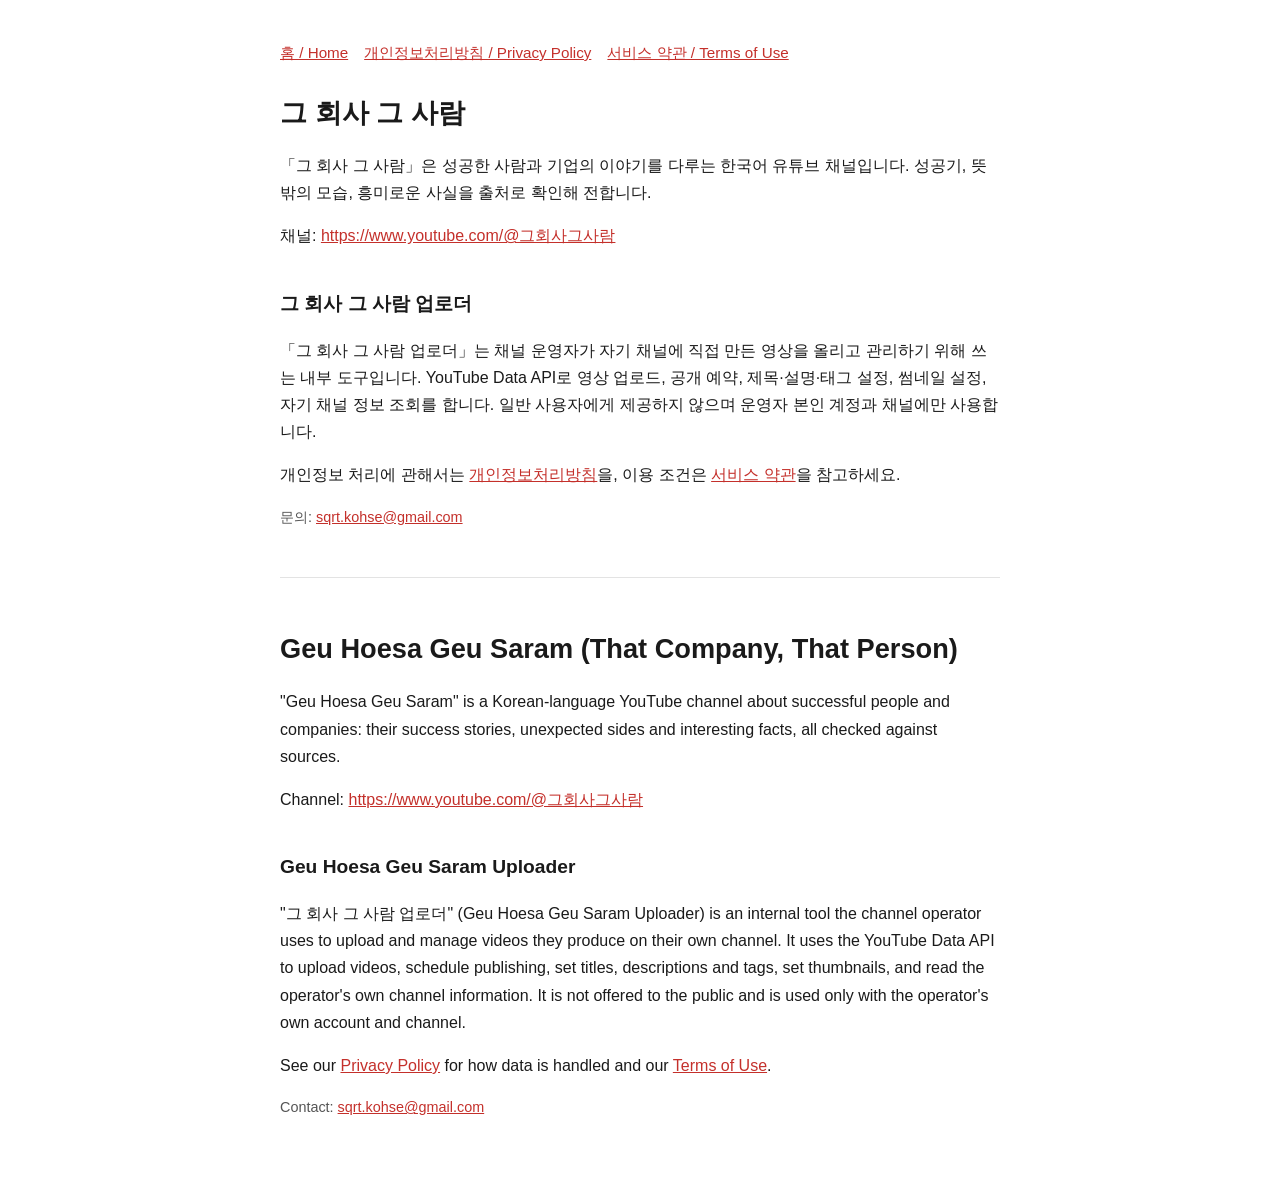
<file: index.html>
<!doctype html>
<html lang="ko">
<head>
<meta charset="utf-8"><meta name="viewport" content="width=device-width,initial-scale=1">
<title>그 회사 그 사람</title>
<meta name="description" content="성공한 사람과 기업의 이야기를 다루는 한국어 유튜브 채널 「그 회사 그 사람」과 그 업로드 도구 소개">
<link rel="stylesheet" href="style.css">
</head>
<body><main>
<nav><a href="./">홈 / Home</a><a href="privacy.html">개인정보처리방침 / Privacy Policy</a><a href="terms.html">서비스 약관 / Terms of Use</a></nav>

<h1>그 회사 그 사람</h1>
<p>「그 회사 그 사람」은 성공한 사람과 기업의 이야기를 다루는 한국어 유튜브 채널입니다. 성공기, 뜻밖의 모습, 흥미로운 사실을 출처로 확인해 전합니다.</p>
<p>채널: <a href="https://www.youtube.com/@그회사그사람">https://www.youtube.com/@그회사그사람</a></p>

<h2>그 회사 그 사람 업로더</h2>
<p>「그 회사 그 사람 업로더」는 채널 운영자가 자기 채널에 직접 만든 영상을 올리고 관리하기 위해 쓰는 내부 도구입니다. YouTube Data API로 영상 업로드, 공개 예약, 제목·설명·태그 설정, 썸네일 설정, 자기 채널 정보 조회를 합니다. 일반 사용자에게 제공하지 않으며 운영자 본인 계정과 채널에만 사용합니다.</p>
<p>개인정보 처리에 관해서는 <a href="privacy.html">개인정보처리방침</a>을, 이용 조건은 <a href="terms.html">서비스 약관</a>을 참고하세요.</p>
<p class="muted">문의: <a href="mailto:sqrt.kohse@gmail.com">sqrt.kohse@gmail.com</a></p>

<hr>

<h1 lang="en">Geu Hoesa Geu Saram (That Company, That Person)</h1>
<p lang="en">"Geu Hoesa Geu Saram" is a Korean-language YouTube channel about successful people and companies: their success stories, unexpected sides and interesting facts, all checked against sources.</p>
<p lang="en">Channel: <a href="https://www.youtube.com/@그회사그사람">https://www.youtube.com/@그회사그사람</a></p>

<h2 lang="en">Geu Hoesa Geu Saram Uploader</h2>
<p lang="en">"그 회사 그 사람 업로더" (Geu Hoesa Geu Saram Uploader) is an internal tool the channel operator uses to upload and manage videos they produce on their own channel. It uses the YouTube Data API to upload videos, schedule publishing, set titles, descriptions and tags, set thumbnails, and read the operator's own channel information. It is not offered to the public and is used only with the operator's own account and channel.</p>
<p lang="en">See our <a href="privacy.html">Privacy Policy</a> for how data is handled and our <a href="terms.html">Terms of Use</a>.</p>
<p class="muted" lang="en">Contact: <a href="mailto:sqrt.kohse@gmail.com">sqrt.kohse@gmail.com</a></p>
</main></body>
</html>
</file>
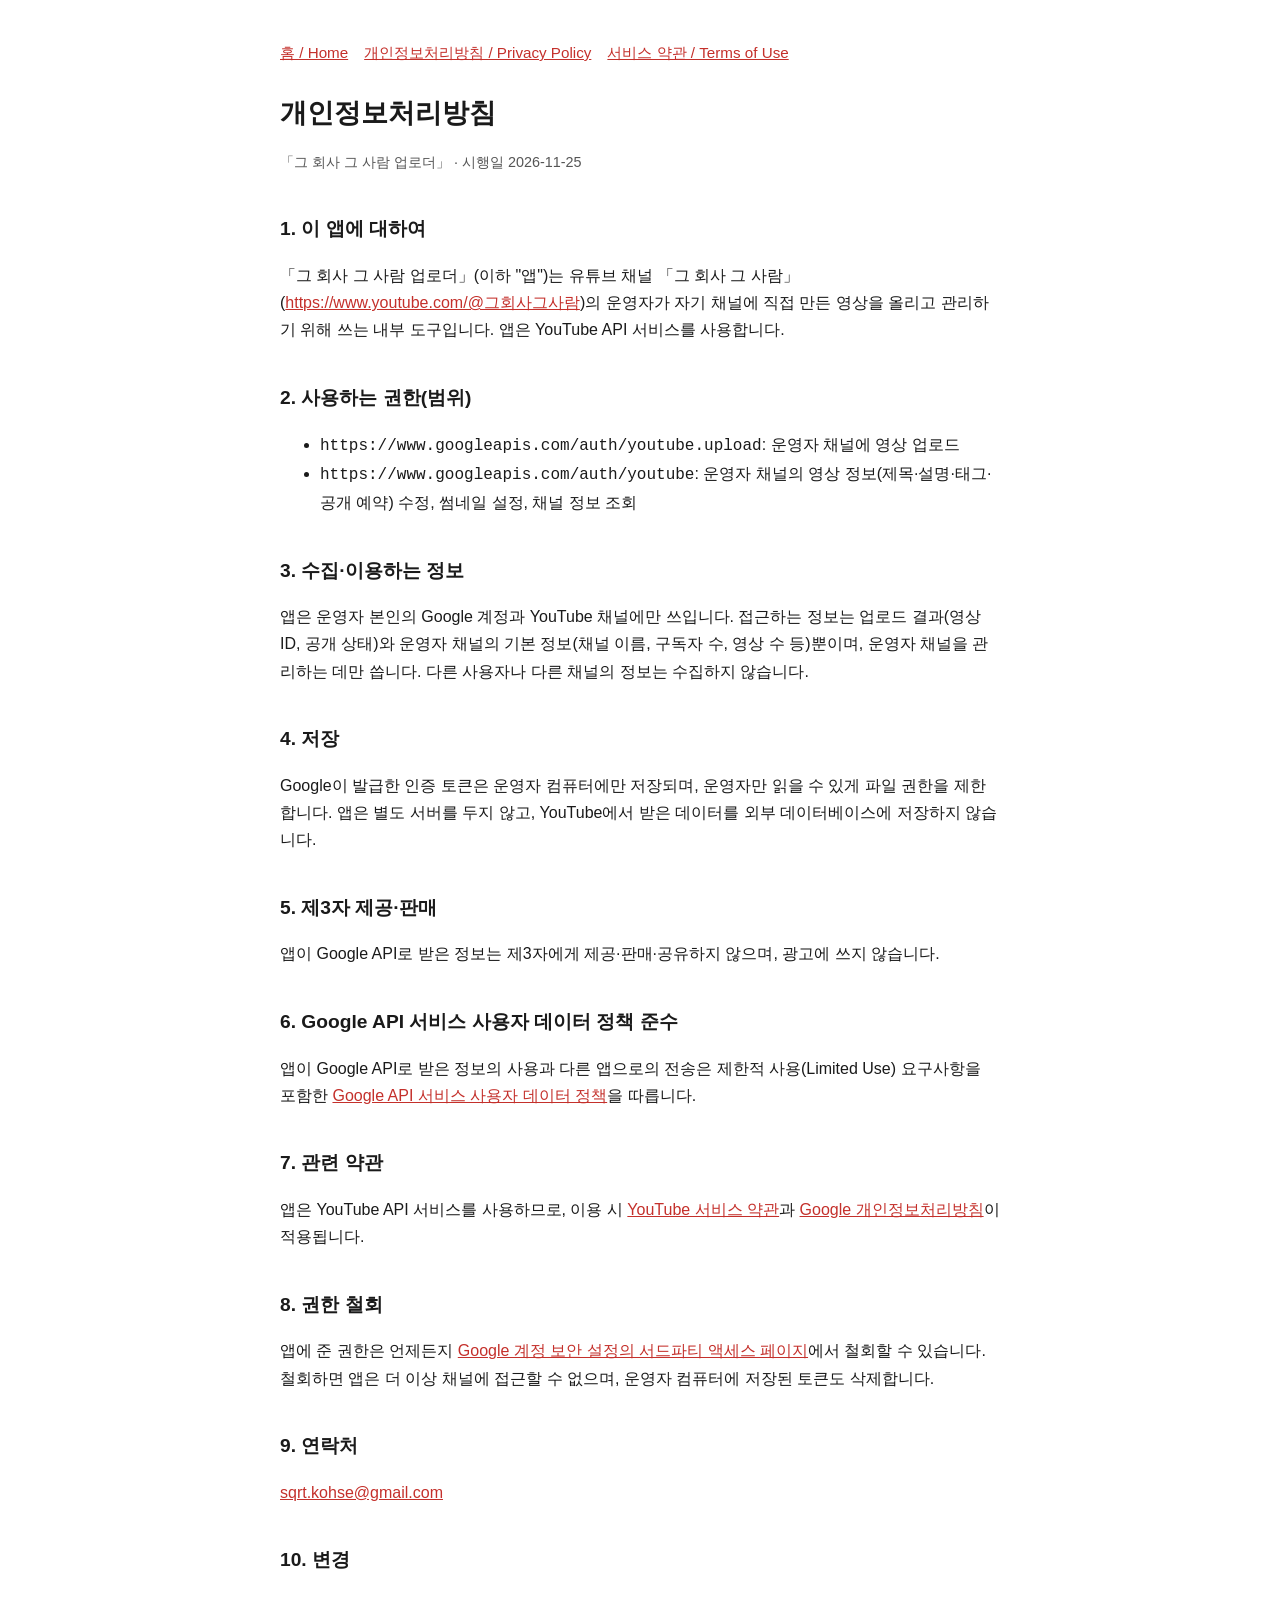
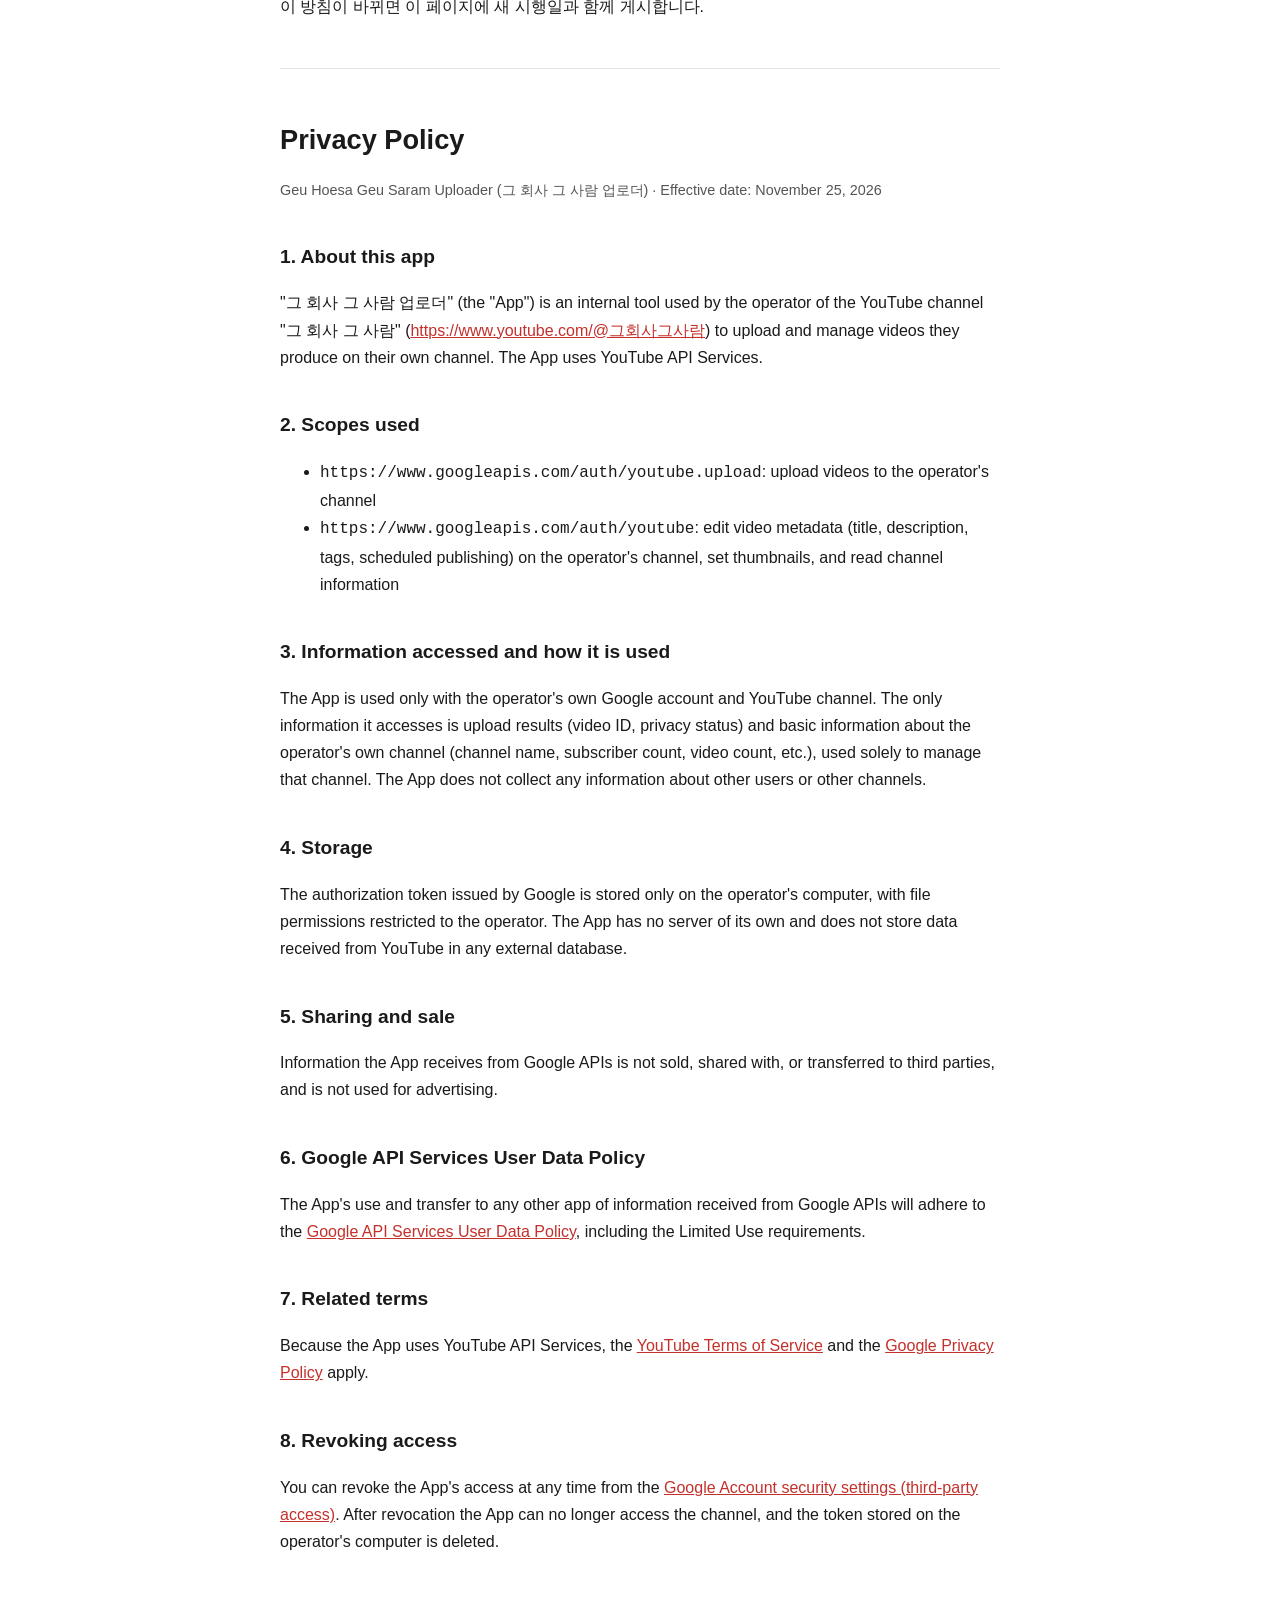
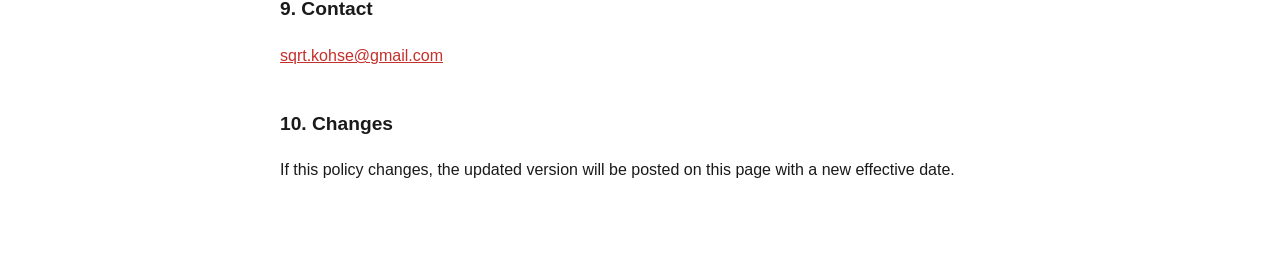
<file: privacy.html>
<!doctype html>
<html lang="ko">
<head>
<meta charset="utf-8"><meta name="viewport" content="width=device-width,initial-scale=1">
<title>개인정보처리방침 · 그 회사 그 사람 업로더</title>
<meta name="description" content="그 회사 그 사람 업로더 개인정보처리방침 / Privacy Policy">
<link rel="stylesheet" href="style.css">
</head>
<body><main>
<nav><a href="./">홈 / Home</a><a href="privacy.html">개인정보처리방침 / Privacy Policy</a><a href="terms.html">서비스 약관 / Terms of Use</a></nav>

<h1>개인정보처리방침</h1>
<p class="muted">「그 회사 그 사람 업로더」 · 시행일 2026-11-25</p>

<h2>1. 이 앱에 대하여</h2>
<p>「그 회사 그 사람 업로더」(이하 "앱")는 유튜브 채널 「그 회사 그 사람」(<a href="https://www.youtube.com/@그회사그사람">https://www.youtube.com/@그회사그사람</a>)의 운영자가 자기 채널에 직접 만든 영상을 올리고 관리하기 위해 쓰는 내부 도구입니다. 앱은 YouTube API 서비스를 사용합니다.</p>

<h2>2. 사용하는 권한(범위)</h2>
<ul>
<li><code>https://www.googleapis.com/auth/youtube.upload</code>: 운영자 채널에 영상 업로드</li>
<li><code>https://www.googleapis.com/auth/youtube</code>: 운영자 채널의 영상 정보(제목·설명·태그·공개 예약) 수정, 썸네일 설정, 채널 정보 조회</li>
</ul>

<h2>3. 수집·이용하는 정보</h2>
<p>앱은 운영자 본인의 Google 계정과 YouTube 채널에만 쓰입니다. 접근하는 정보는 업로드 결과(영상 ID, 공개 상태)와 운영자 채널의 기본 정보(채널 이름, 구독자 수, 영상 수 등)뿐이며, 운영자 채널을 관리하는 데만 씁니다. 다른 사용자나 다른 채널의 정보는 수집하지 않습니다.</p>

<h2>4. 저장</h2>
<p>Google이 발급한 인증 토큰은 운영자 컴퓨터에만 저장되며, 운영자만 읽을 수 있게 파일 권한을 제한합니다. 앱은 별도 서버를 두지 않고, YouTube에서 받은 데이터를 외부 데이터베이스에 저장하지 않습니다.</p>

<h2>5. 제3자 제공·판매</h2>
<p>앱이 Google API로 받은 정보는 제3자에게 제공·판매·공유하지 않으며, 광고에 쓰지 않습니다.</p>

<h2>6. Google API 서비스 사용자 데이터 정책 준수</h2>
<p>앱이 Google API로 받은 정보의 사용과 다른 앱으로의 전송은 제한적 사용(Limited Use) 요구사항을 포함한 <a href="https://developers.google.com/terms/api-services-user-data-policy">Google API 서비스 사용자 데이터 정책</a>을 따릅니다.</p>

<h2>7. 관련 약관</h2>
<p>앱은 YouTube API 서비스를 사용하므로, 이용 시 <a href="https://www.youtube.com/t/terms">YouTube 서비스 약관</a>과 <a href="https://policies.google.com/privacy">Google 개인정보처리방침</a>이 적용됩니다.</p>

<h2>8. 권한 철회</h2>
<p>앱에 준 권한은 언제든지 <a href="https://security.google.com/settings/security/permissions">Google 계정 보안 설정의 서드파티 액세스 페이지</a>에서 철회할 수 있습니다. 철회하면 앱은 더 이상 채널에 접근할 수 없으며, 운영자 컴퓨터에 저장된 토큰도 삭제합니다.</p>

<h2>9. 연락처</h2>
<p><a href="mailto:sqrt.kohse@gmail.com">sqrt.kohse@gmail.com</a></p>

<h2>10. 변경</h2>
<p>이 방침이 바뀌면 이 페이지에 새 시행일과 함께 게시합니다.</p>

<hr>

<div lang="en">
<h1>Privacy Policy</h1>
<p class="muted">Geu Hoesa Geu Saram Uploader (그 회사 그 사람 업로더) · Effective date: November 25, 2026</p>

<h2>1. About this app</h2>
<p>"그 회사 그 사람 업로더" (the "App") is an internal tool used by the operator of the YouTube channel "그 회사 그 사람" (<a href="https://www.youtube.com/@그회사그사람">https://www.youtube.com/@그회사그사람</a>) to upload and manage videos they produce on their own channel. The App uses YouTube API Services.</p>

<h2>2. Scopes used</h2>
<ul>
<li><code>https://www.googleapis.com/auth/youtube.upload</code>: upload videos to the operator's channel</li>
<li><code>https://www.googleapis.com/auth/youtube</code>: edit video metadata (title, description, tags, scheduled publishing) on the operator's channel, set thumbnails, and read channel information</li>
</ul>

<h2>3. Information accessed and how it is used</h2>
<p>The App is used only with the operator's own Google account and YouTube channel. The only information it accesses is upload results (video ID, privacy status) and basic information about the operator's own channel (channel name, subscriber count, video count, etc.), used solely to manage that channel. The App does not collect any information about other users or other channels.</p>

<h2>4. Storage</h2>
<p>The authorization token issued by Google is stored only on the operator's computer, with file permissions restricted to the operator. The App has no server of its own and does not store data received from YouTube in any external database.</p>

<h2>5. Sharing and sale</h2>
<p>Information the App receives from Google APIs is not sold, shared with, or transferred to third parties, and is not used for advertising.</p>

<h2>6. Google API Services User Data Policy</h2>
<p>The App's use and transfer to any other app of information received from Google APIs will adhere to the <a href="https://developers.google.com/terms/api-services-user-data-policy">Google API Services User Data Policy</a>, including the Limited Use requirements.</p>

<h2>7. Related terms</h2>
<p>Because the App uses YouTube API Services, the <a href="https://www.youtube.com/t/terms">YouTube Terms of Service</a> and the <a href="https://policies.google.com/privacy">Google Privacy Policy</a> apply.</p>

<h2>8. Revoking access</h2>
<p>You can revoke the App's access at any time from the <a href="https://security.google.com/settings/security/permissions">Google Account security settings (third-party access)</a>. After revocation the App can no longer access the channel, and the token stored on the operator's computer is deleted.</p>

<h2>9. Contact</h2>
<p><a href="mailto:sqrt.kohse@gmail.com">sqrt.kohse@gmail.com</a></p>

<h2>10. Changes</h2>
<p>If this policy changes, the updated version will be posted on this page with a new effective date.</p>
</div>
</main></body>
</html>
</file>
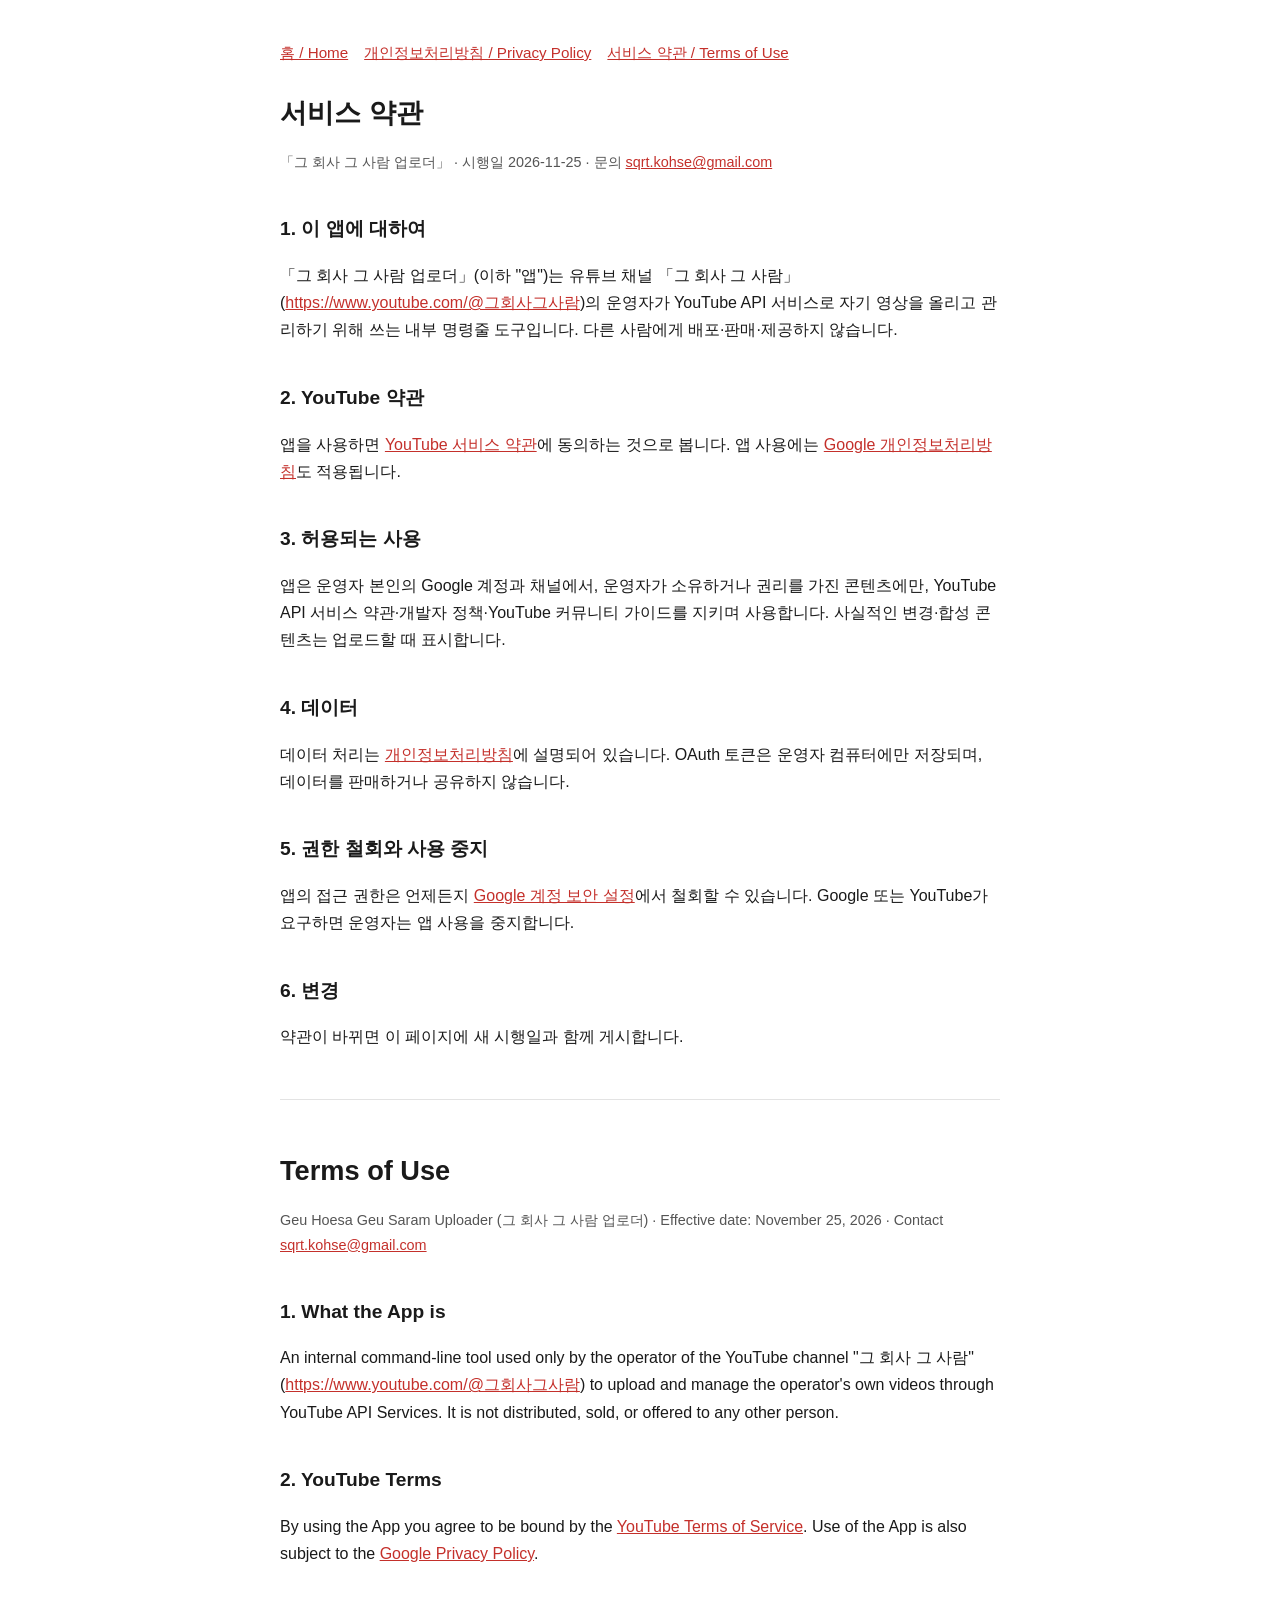
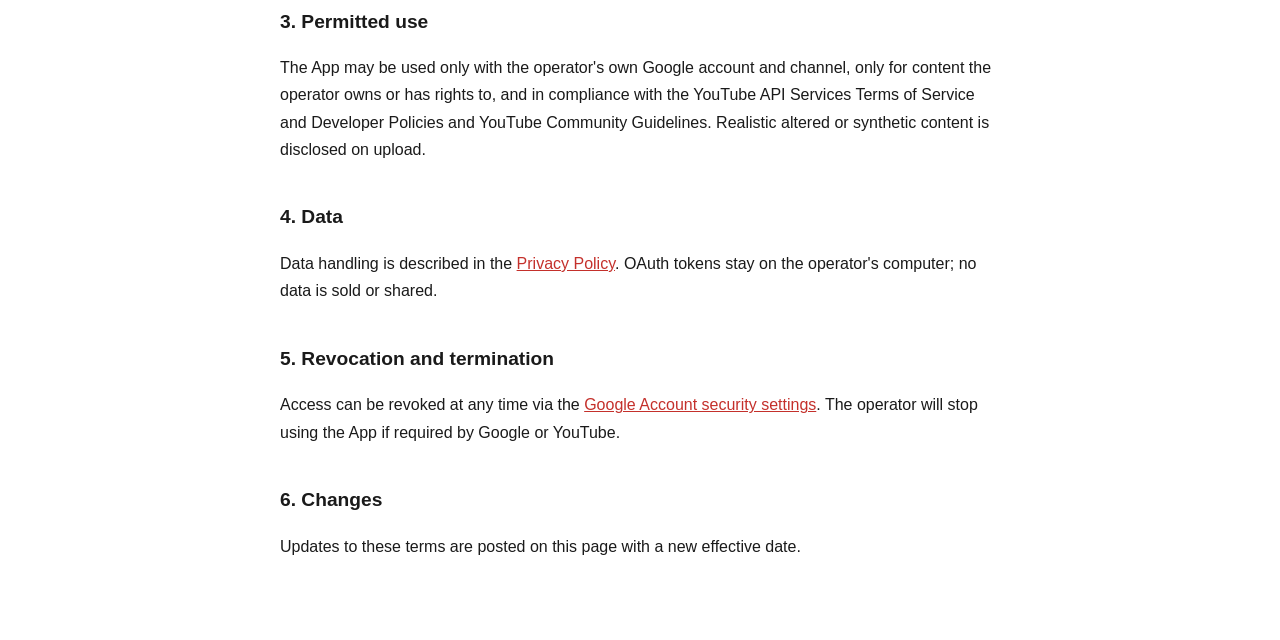
<file: terms.html>
<!doctype html>
<html lang="ko">
<head>
<meta charset="utf-8"><meta name="viewport" content="width=device-width,initial-scale=1">
<title>서비스 약관 · 그 회사 그 사람 업로더</title>
<meta name="description" content="그 회사 그 사람 업로더 서비스 약관 / Terms of Use">
<link rel="stylesheet" href="style.css">
</head>
<body><main>
<nav><a href="./">홈 / Home</a><a href="privacy.html">개인정보처리방침 / Privacy Policy</a><a href="terms.html">서비스 약관 / Terms of Use</a></nav>

<h1>서비스 약관</h1>
<p class="muted">「그 회사 그 사람 업로더」 · 시행일 2026-11-25 · 문의 <a href="mailto:sqrt.kohse@gmail.com">sqrt.kohse@gmail.com</a></p>

<h2>1. 이 앱에 대하여</h2>
<p>「그 회사 그 사람 업로더」(이하 "앱")는 유튜브 채널 「그 회사 그 사람」(<a href="https://www.youtube.com/@그회사그사람">https://www.youtube.com/@그회사그사람</a>)의 운영자가 YouTube API 서비스로 자기 영상을 올리고 관리하기 위해 쓰는 내부 명령줄 도구입니다. 다른 사람에게 배포·판매·제공하지 않습니다.</p>

<h2>2. YouTube 약관</h2>
<p>앱을 사용하면 <a href="https://www.youtube.com/t/terms">YouTube 서비스 약관</a>에 동의하는 것으로 봅니다. 앱 사용에는 <a href="https://policies.google.com/privacy">Google 개인정보처리방침</a>도 적용됩니다.</p>

<h2>3. 허용되는 사용</h2>
<p>앱은 운영자 본인의 Google 계정과 채널에서, 운영자가 소유하거나 권리를 가진 콘텐츠에만, YouTube API 서비스 약관·개발자 정책·YouTube 커뮤니티 가이드를 지키며 사용합니다. 사실적인 변경·합성 콘텐츠는 업로드할 때 표시합니다.</p>

<h2>4. 데이터</h2>
<p>데이터 처리는 <a href="privacy.html">개인정보처리방침</a>에 설명되어 있습니다. OAuth 토큰은 운영자 컴퓨터에만 저장되며, 데이터를 판매하거나 공유하지 않습니다.</p>

<h2>5. 권한 철회와 사용 중지</h2>
<p>앱의 접근 권한은 언제든지 <a href="https://security.google.com/settings/security/permissions">Google 계정 보안 설정</a>에서 철회할 수 있습니다. Google 또는 YouTube가 요구하면 운영자는 앱 사용을 중지합니다.</p>

<h2>6. 변경</h2>
<p>약관이 바뀌면 이 페이지에 새 시행일과 함께 게시합니다.</p>

<hr>

<div lang="en">
<h1>Terms of Use</h1>
<p class="muted">Geu Hoesa Geu Saram Uploader (그 회사 그 사람 업로더) · Effective date: November 25, 2026 · Contact <a href="mailto:sqrt.kohse@gmail.com">sqrt.kohse@gmail.com</a></p>

<h2>1. What the App is</h2>
<p>An internal command-line tool used only by the operator of the YouTube channel "그 회사 그 사람" (<a href="https://www.youtube.com/@그회사그사람">https://www.youtube.com/@그회사그사람</a>) to upload and manage the operator's own videos through YouTube API Services. It is not distributed, sold, or offered to any other person.</p>

<h2>2. YouTube Terms</h2>
<p>By using the App you agree to be bound by the <a href="https://www.youtube.com/t/terms">YouTube Terms of Service</a>. Use of the App is also subject to the <a href="https://policies.google.com/privacy">Google Privacy Policy</a>.</p>

<h2>3. Permitted use</h2>
<p>The App may be used only with the operator's own Google account and channel, only for content the operator owns or has rights to, and in compliance with the YouTube API Services Terms of Service and Developer Policies and YouTube Community Guidelines. Realistic altered or synthetic content is disclosed on upload.</p>

<h2>4. Data</h2>
<p>Data handling is described in the <a href="privacy.html">Privacy Policy</a>. OAuth tokens stay on the operator's computer; no data is sold or shared.</p>

<h2>5. Revocation and termination</h2>
<p>Access can be revoked at any time via the <a href="https://security.google.com/settings/security/permissions">Google Account security settings</a>. The operator will stop using the App if required by Google or YouTube.</p>

<h2>6. Changes</h2>
<p>Updates to these terms are posted on this page with a new effective date.</p>
</div>
</main></body>
</html>
</file>
<file: style.css>
:root{--bg:#fff;--fg:#1a1a1a;--muted:#555;--line:#e3e3e3;--accent:#c4302b}
@media (prefers-color-scheme:dark){:root{--bg:#121212;--fg:#ececec;--muted:#aaa;--line:#2c2c2c;--accent:#ff5a52}}
body{margin:0;background:var(--bg);color:var(--fg);font:16px/1.7 -apple-system,"Apple SD Gothic Neo","Noto Sans KR",sans-serif}
main{max-width:720px;margin:0 auto;padding:40px 16px 64px}
h1{font-size:1.7rem;margin:0 0 .3em}h2{font-size:1.2rem;margin-top:2em}
a{color:var(--accent)}p,li{color:var(--fg)}.muted{color:var(--muted);font-size:.9rem}
hr{border:0;border-top:1px solid var(--line);margin:48px 0}
nav{margin-bottom:24px;font-size:.95rem}nav a{margin-right:16px}
</file>
